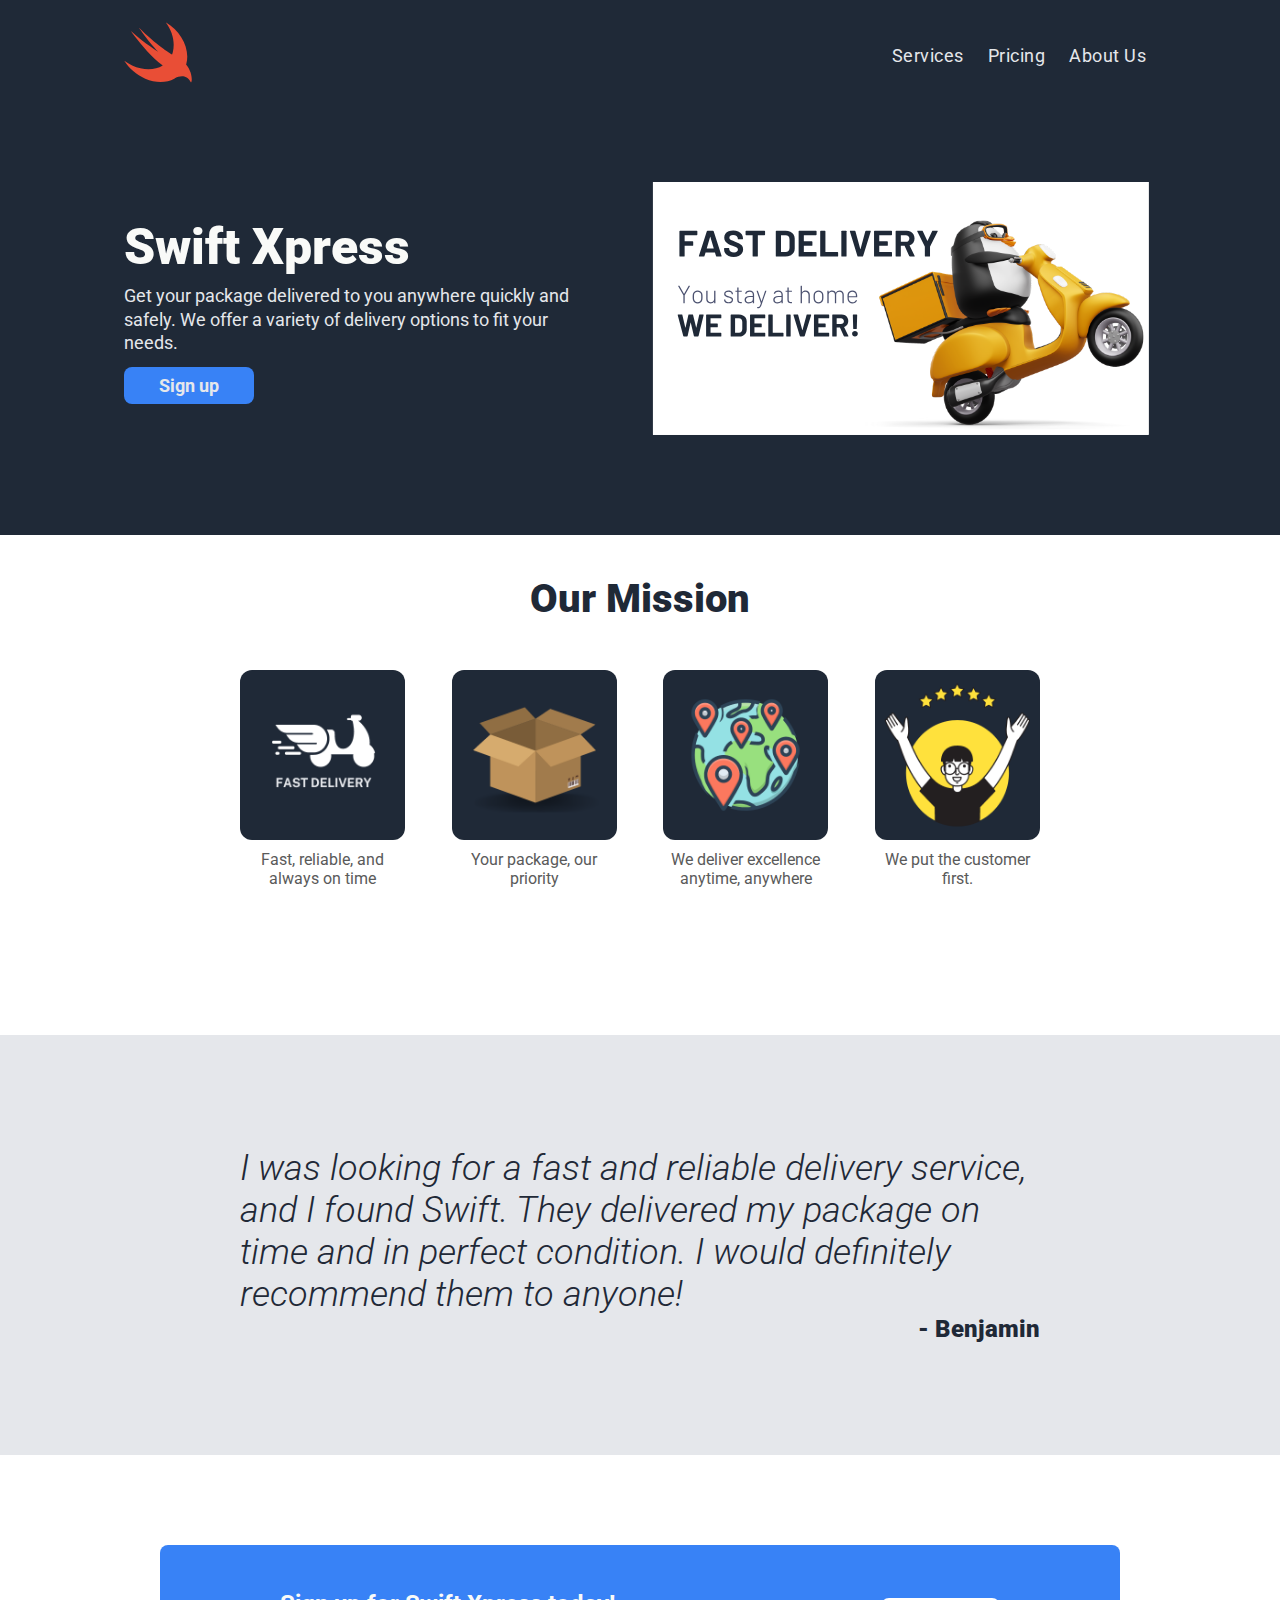
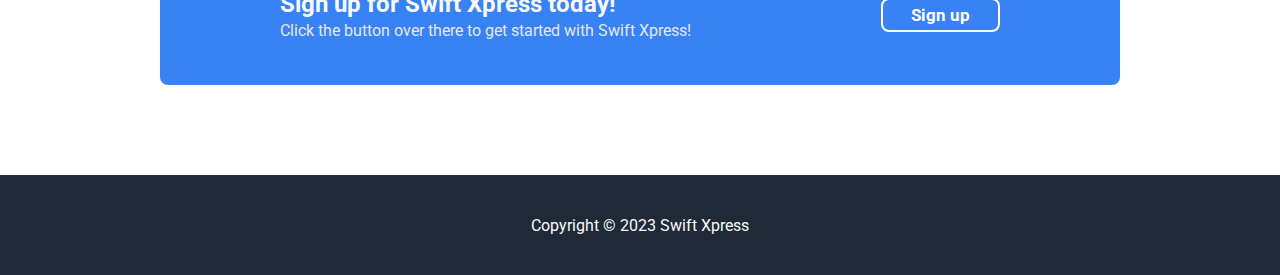
<file: index.html>
<!DOCTYPE html>
<html lang="en">

<head>
  <meta charset="UTF-8">
  <meta name="viewport" content="width=device-width, initial-scale=1.0">
  <title>Swift Xpress</title>

  <link rel="icon" type="image/x-icon" href="images/header-logo.svg">
  <link rel="preconnect" href="https://fonts.googleapis.com">
  <link rel="preconnect" href="https://fonts.gstatic.com" crossorigin>
  <link href="https://fonts.googleapis.com/css2?family=Roboto:wght@100;300;400;500;700;900&display=swap" rel="stylesheet">

  <link rel="stylesheet" href="styles/first-section.css">
  <link rel="stylesheet" href="styles/second-section.css">
  <link rel="stylesheet" href="styles/third-section.css">
  <link rel="stylesheet" href="styles/fourth-section.css">
  <link rel="stylesheet" href="styles/footer.css">
</head>

<body>

  <header>
    <div class="container">

      <div class="header">
        <a href="#"><img src="images/header-logo.svg" class="header-logo" /></a>

        <ul>
          <li> <a href="#">Services</a> </li>
          <li> <a href="#">Pricing</a> </li>
          <li> <a href="#">About Us</a> </li>
        </ul>
      </div>

      <section class="header-content">

        <div class="left-section">
          <h1>Swift Xpress</h1>

          <p>Get your package delivered to you anywhere quickly and safely. We offer a variety of
            delivery options to fit your needs.</p>
          <button>Sign up</button>
        </div>

        <div class="right-section">
          <img src="images/header-content.svg" alt="">
        </div>

      </section>
    </div>

  </header>


  <section class="second-section">

    <div class="container">
      <h1 class="title">Our Mission</h1>

      <div class="informations">

        <div class="information">
          <img src="images/fast-delivery-2.png" alt="">
          <p>Fast, reliable, and always on time</p>
        </div>

        <div class="information">
          <img src="images/package.png" alt="">
          <p>Your package, our priority</p>
        </div>

        <div class="information">
          <img src="images/excellence.png" alt="">
          <p>We deliver excellence anytime, anywhere</p>
        </div>

        <div class="information">
          <img src="images/customer.png" alt="">
          <p>We put the customer first.</p>
        </div>

      </div>
    </div>

  </section>

  <section class="third-section">

    <div class="testimony-container">

      <div class="testimony">I was looking for a fast and reliable delivery service, and I found Swift. They delivered
        my package on time and in perfect condition. I would definitely recommend them to anyone!</div>

      <div class="testimony-author">- Benjamin</div>
    </div>

  </section>

  <section class="fourth-section">

    <div class="container">
      <div class="call-to-action">
        <div class="content">
          <div class="title">Sign up for Swift Xpress today!</div>
          <div class="subtitle">Click the button over there to get started with Swift Xpress!</div>
        </div>
        <button class="sign-up">Sign up</button>
      </div>
    </div>

  </section>

  <footer>
    <p>Copyright &copy; 2023 Swift Xpress </p>
  </footer>

</body>

</html>
</file>
<file: styles/first-section.css>
* {
  margin: 0;
  padding: 0;
  box-sizing: border-box;
  font-family: 'Roboto';
}


header {
  background-color: #1F2937;
  color: #E5E7EB;
  padding: 18px 0 0 0;
  height: 535px;
  display: flex;
  flex-direction: column;
  align-items: center;
}

header .container {
  width: 1032px;
}

.header {
  display: flex;
  justify-content: space-between;
  align-items: center;
  width: 1022px;
  margin-bottom: 90px;
}

.header-logo {
  font-size: 24px;
  font-weight: 900;
  color: #F9FAF8
}

.header ul {
  list-style: none;
  display: flex;
  gap: 24px;
}

.header ul a {
  text-decoration: none;
  font-size: 18px;
  color: #E5E7EB;

  position: relative;
  letter-spacing: 0.5px;
  transition: opacity 0.15s;
}

.header ul a:after {
  content: "";
  position: absolute;
  background-color: #ff3c78;
  height: 3px;
  width: 0;
  left: 0;
  bottom: -10px;
  transition: 0.3s ease-in-out;
}

.header ul a:hover {
  color: rgb(255, 255, 255);
}

.header ul a:hover:after {
  width: 100%;
}

.header ul a:active {
  opacity: 0.7;
}

.header-content {
  width: 100%;
  display: flex;
  gap: 50px;
  align-items: center;
}


.left-section h1 {
  font-size: 50px;
  font-weight: 900;
  color: #F9FAF8;
  margin-bottom: 8px;
}

.left-section {
  width: 46%;
}

.left-section p {
  font-size: 18px;
  color: #E5E7EB;
  margin-bottom: 12px;
  line-height: 1.3em;
}

.left-section button {
  background-color: #3882F6;
  border: none;
  border-radius: 8px;
  color: #E5E7EB;
  font-size: 18px;
  font-weight: bold;
  padding: 8px 35px;
  cursor: pointer;

  transition: background-color 0.15s, opacity 0.15s;
}

.left-section button:hover {
   background-color: #1b6ef3;
}

.left-section button:active {
  opacity: 0.7;
}

.right-section {
  flex: 1;
}

.header-content img {
  width: 510px;
  height: 254px;
}
</file>
<file: styles/second-section.css>
.second-section {
  display: flex;
  justify-content: center;
  padding: 40px 0 0 0;
  height: 500px;
}

.second-section .container {
  width: 800px;
}

.second-section .title {
  color: #1f2937;
  font-size: 40px;
  font-weight: 900;
  text-align: center;
  margin-bottom: 48px;
}

.informations {
  display: flex;
  justify-content: space-between;
  align-items: baseline;
}

.information {
  text-align: center;
  width: 165px;

  color: rgb(90, 90, 90);
}

.information img {
  margin-bottom: 6px;
  width: 100%;
  height: 170px;
  border-radius: 12px;
}
</file>
<file: styles/third-section.css>
.third-section {
  display: flex;
  justify-content: center;
  align-items: center;
  background-color: #e5e7eb;
  height: 420px;

}

.testimony-container {
  width: 800px;
}

.testimony {
  width: 100%;
  color: #1f2937;
  font-size: 36px;
  font-weight: 300;
  font-style: italic;
}

.testimony-author {
  text-align: right;
  font-size: 24px;
  color: #1f2937;
  font-weight: 900;
}
</file>
<file: styles/fourth-section.css>
.fourth-section {
  display: flex;
  justify-content: center;
  align-items: center;

  height: 320px;
}

.fourth-section .container {
  display: flex;
  width: 960px;
}

.fourth-section .call-to-action {
  background-color: #3882F6;
  border-radius: 8px;
  color: white;
  display: flex;
  align-items: center;
  justify-content: space-between;
  width: 100%;

  padding: 45px 120px;
}

.content .title {
  color: #f9faf8;
  font-size: 24px;
  font-weight: bold;

  margin-bottom: 3px;
}

.content .subtitle {
  color: #e5e7eb;
}

.fourth-section button {
  background-color: #3882F6;
  color: white;
  border: 2px solid white;
  padding: 5px 28px;
  font-weight: bold;
  font-size: 17px;
  border-radius: 8px;
  cursor: pointer;

  transition: background-color 0.15s, color 0.15s, opacity 0.15s;
}

.fourth-section button:hover {
  background-color: white;
  color: #3882F6;
}

.fourth-section button:active {
  opacity: 0.7;
}
</file>
<file: styles/footer.css>
footer {
  align-items: center;
  background-color: #1f2937;
  color: #f9faf8;
  display: flex;
  justify-content: center;
  height: 100px;
}
</file>
